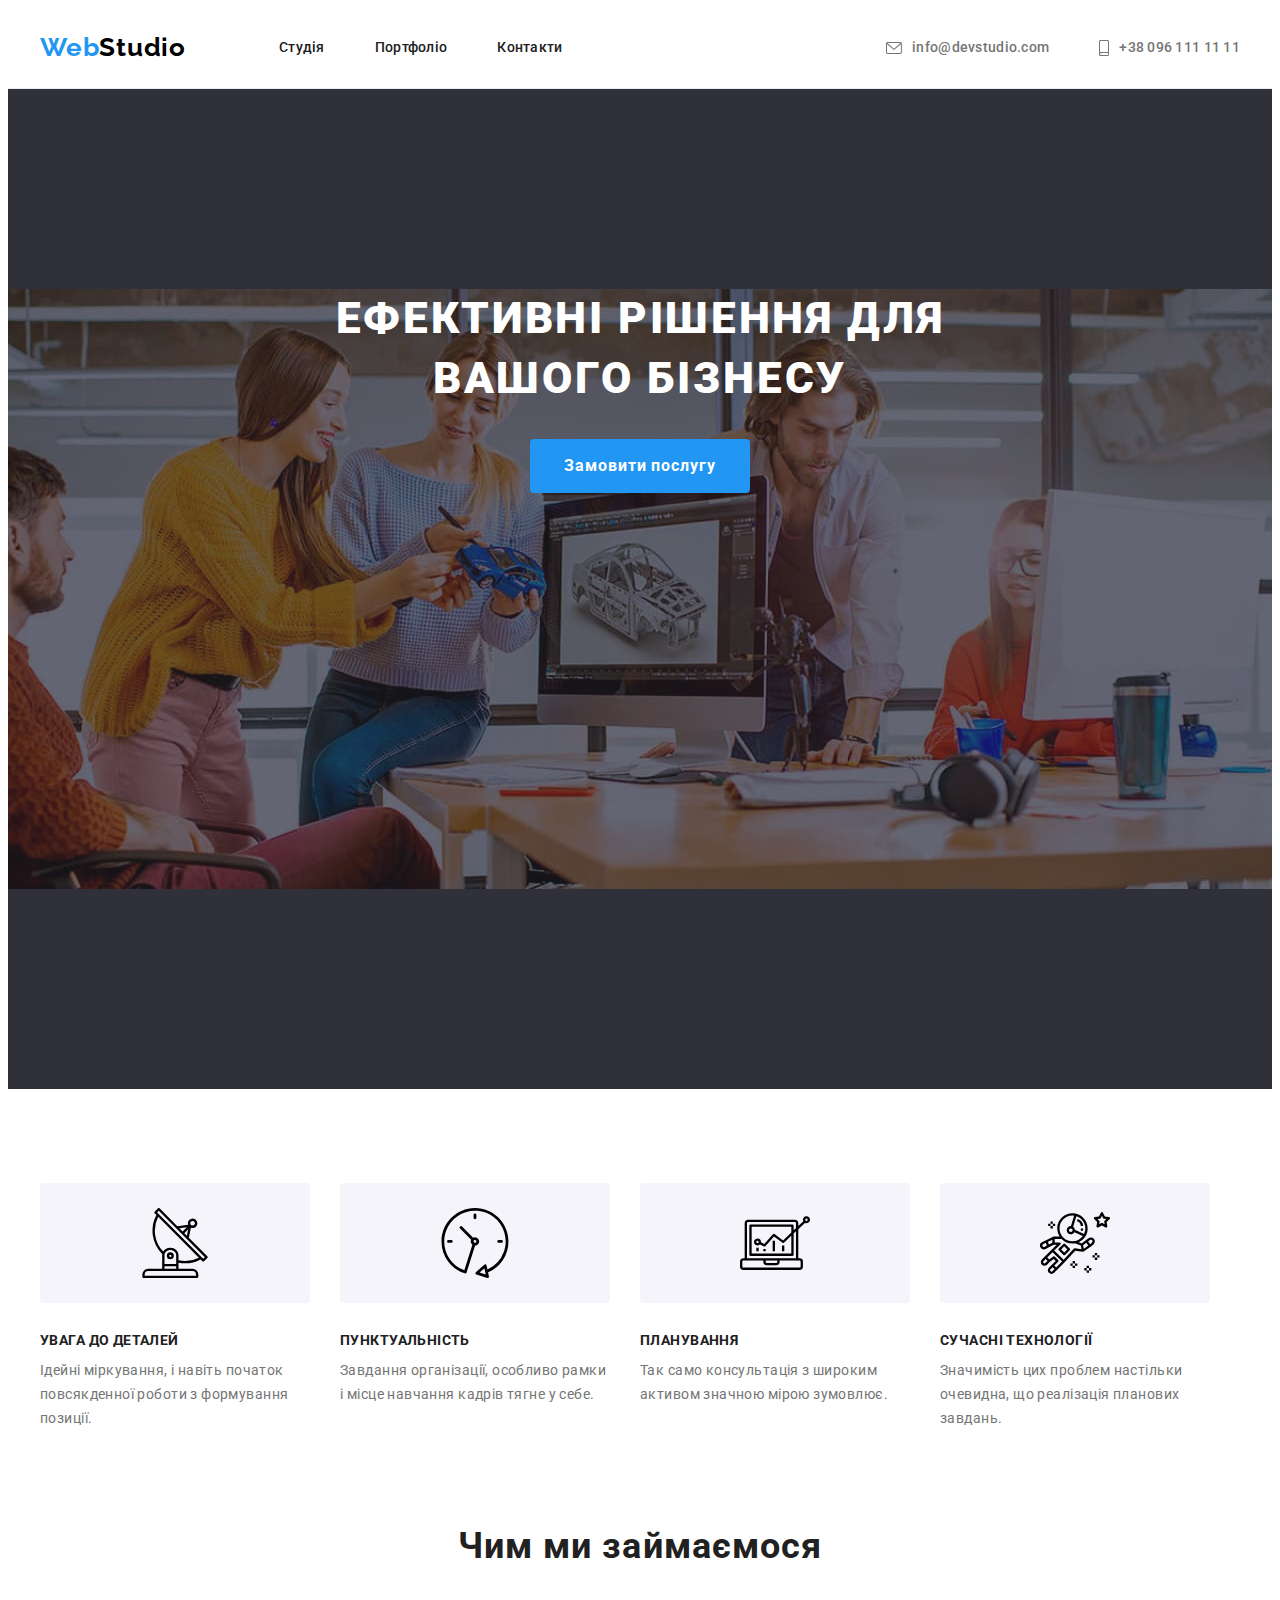
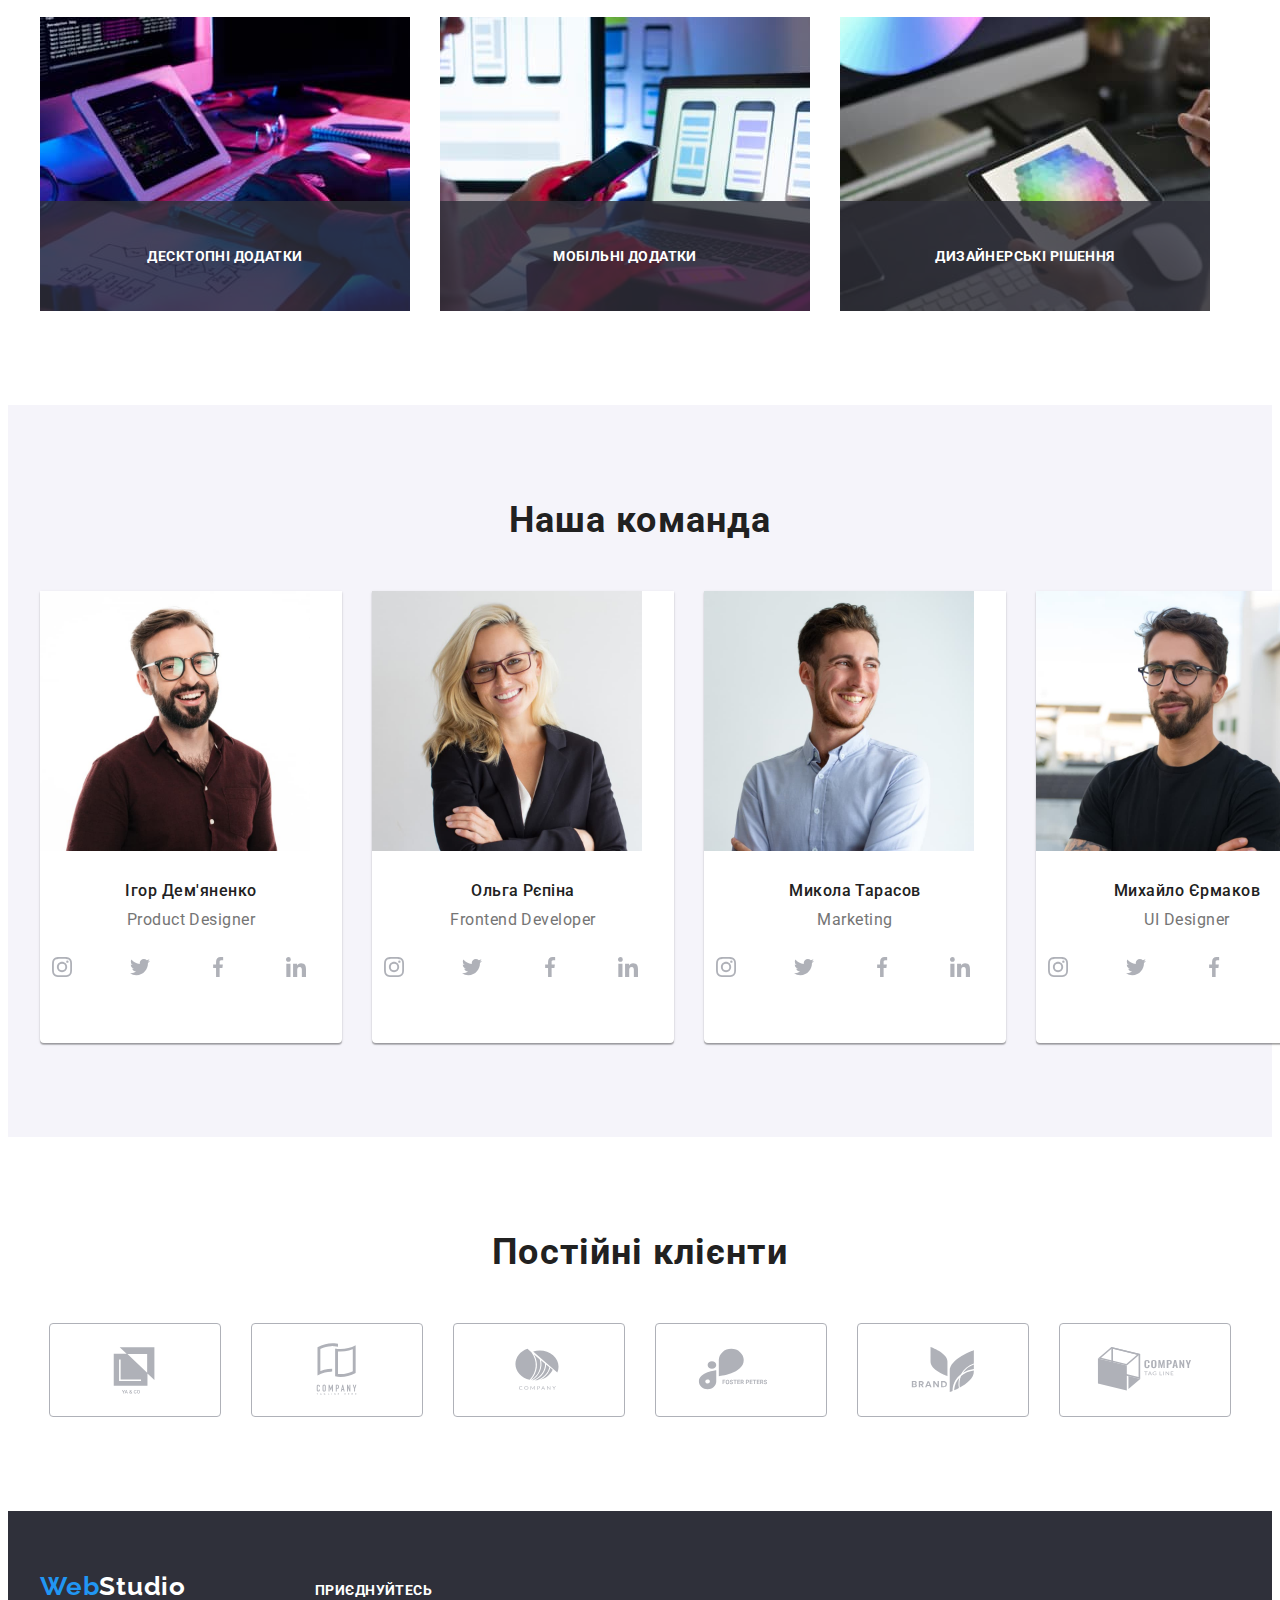
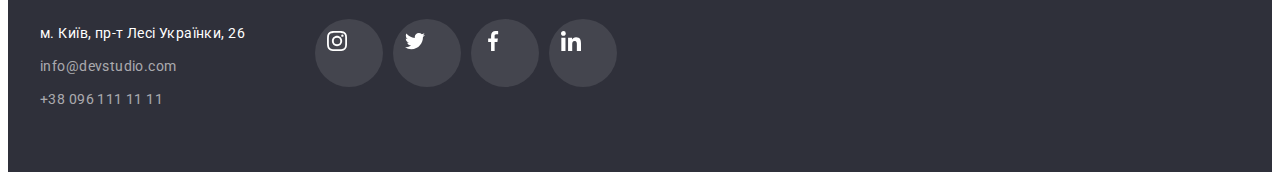
<file: index.html>
<!DOCTYPE html>
<html lang="uk">
<head>
    <meta charset="UTF-8">
    <meta http-equiv="X-UA-Compatible" content="IE=edge">
    <meta name="viewport" content="width=device-width, initial-scale=1.0">
    <title>WebStudio</title>
    <link href="https://fonts.googleapis.com/css2?family=Raleway:wght@700&family=Roboto:wght@400;500;700;900&display=swap" rel="stylesheet">
     <link rel="stylesheet" href="https://cdnjs.cloudflare.com/ajax/libs/modern-normalize/1.1.0/modern-normalize.min.css"
            integrity="sha512-wpPYUAdjBVSE4KJnH1VR1HeZfpl1ub8YT/NKx4PuQ5NmX2tKuGu6U/JRp5y+Y8XG2tV+wKQpNHVUX03MfMFn9Q=="
            crossorigin="anonymous" referrerpolicy="no-referrer" />
    <link rel="stylesheet" href="./css/styles.css">
</head>
<body>
    <!--Шапка сайта-->
    <header class="header">
        <div class="header-nav container">
            <nav class="nav">
            <a href="./index.html" class="logo"><span class="primary">Web</span><span class="secondary">Studio</span></a>
            <ul class="site-nav list">
                <li class="item"><a href="./index.html" class="link">Студія</a></li>
                <li class="item"><a href="./portfolio.html" class="link">Портфоліо</a></li>
                <li class="item"><a href="" class="link">Контакти</a></li>
            </ul>
        </nav>
        <ul class="contacts-nav list">
            <li class="item"><a href="mailto:info@devstudio.com" class="link">
                <svg class="contact-icon" width="16" height="12">
                  <use href="./images/icons.svg#icon-envelope"></use>
                </svg>
                info@devstudio.com</a></li>
            <li class="item"><a href="tel:+380961111111" class="link">
                <svg class="contact-icon" width="10" height="16">
                    <use href="./images/icons.svg#icon-smartphone"></use>
                </svg>
                +38 096 111 11 11</a></li>
        </ul>
    </div>
    </header>
      
  <main>
    <!--Герой-->
    <section class="hero">
        <h1 class="hero-title">Ефективні рішення для <br> вашого бізнесу</h1>
        <button type="button" class="button" data-modal-open>Замовити послугу</button>
    </section>
    
    <!--Преимущества-->
    <section class="benefits section no-padding">
        <div class="container">
            <ul class="list benefits-list">
            <li class="item">
                <div class="wrapper">
                    <svg class="benefits-icon" width="70" height="70">
                      <use href="./images/icons.svg#icon-antenna"></use>
                    </svg>
                </div>
                <h3 class="title">УВАГА ДО ДЕТАЛЕЙ</h3>
                <p class="text">Ідейні міркування, і навіть початок повсякденної роботи з формування позиції.</p>
            </li>
            <li class="item">
                <div class="wrapper">
                    <svg class="benefits-icon" width="70" height="70">
                        <use href="./images/icons.svg#icon-clock"></use>
                    </svg>
                </div>
                <h3 class="title">ПУНКТУАЛЬНІСТЬ</h3>
                <p class="text">Завдання організації, особливо рамки і місце навчання кадрів тягне у себе.</p>
            </li>
            <li class="item">
                <div class="wrapper">
                    <svg class="benefits-icon" width="70" height="70">
                        <use href="./images/icons.svg#icon-diagram""></use>
                    </svg>
                </div>
                <h3 class="title">ПЛАНУВАННЯ</h3>
                <p class="text">Так само консультація з широким активом значною мірою зумовлює.</p>
            </li>
            <li class="item">
                <div class="wrapper">
                    <svg class="benefits-icon" width="70" height="70">
                        <use href="./images/icons.svg#icon-astronaut"></use>
                    </svg>
                </div>
                <h3 class="title">СУЧАСНІ ТЕХНОЛОГІЇ</h3>
                <p class="text">Значимість цих проблем настільки очевидна, що реалізація планових завдань.</p>
            </li>
        </ul>
    </div>
        
    </section>
    
    <!--Чем занимаемся-->
    <section class="activity section">
        <div class="container">
            <h2 class="title">Чим ми займаємося</h2>
        <ul class="list activity-list">
            <li class="activity-item item ">
                <img src="./images/img.jpg" alt="розробник пише код" width="370">
                <div class="overlay">
                    <p class="overlay-text">Десктопні додатки</p>
                </div>
            </li>
            <li class="activity-item item">
                <img src="./images/img1.jpg" alt="ux-дизайнер вибирає макет для програми" width="370">
                <div class="overlay">
                    <p class="overlay-text">Мобільні додатки</p>
                </div>
            <li class="activity-item item">
                <img src="./images/img2.jpg" alt="ui-дизайнер дивиться на палітру кольорів" width="370">
                <div class="overlay">
                    <p class="overlay-text">Дизайнерські рішення</p>
                </div>
            </li>
        </ul>
    </div>
       
    </section>
    
    <!--Наша команда-->
    <section class="team section">
        <div class="container">
            <h2 class="title">Наша команда</h2>
            <ul class="list member-list">
                <li class="member ">
                    <img src="./images/img3.jpg" alt="чоловік у червоній сорочці та окулярах посміхається" width="270">
                <div class="info">
                    <h3 class="name">Ігор Дем'яненко</h3>
                    <p class="post">Product Designer</p>
                    <ul class="socials-list list">
                        <li class="item">
                            <a href="https://www.instagram.com/" rel="noopener noreferrer" aria-label="Instagram" class="link">
                                <svg class="social-icon" width="20" height="20">
                                  <use href="./images/icons.svg#icon-instagram"></use>
                                </svg>
                            </a>
                        </li>
                        <li class="item">
                            <a href="https://twitter.com/" rel="noopener noreferrer" aria-label="Twitter" class="link">
                                <svg class="social-icon" width="20" height="20">
                                    <use href="./images/icons.svg#icon-twitter"></use>
                                </svg>
                            </a>
                        </li>
                        <li class="item">
                            <a href="https://www.facebook.com/" rel="noopener noreferrer" aria-label="Facebook" class="link">
                                <svg class="social-icon" width="20" height="20">
                                    <use href="./images/icons.svg#icon-facebook"></use>
                                </svg>
                            </a>
                        </li>
                        <li class="item">
                            <a href="https://www.linkedin.com/" rel="noopener noreferrer" aria-label="Linkedin" class="link">
                                <svg class="social-icon" width="20" height="20">
                                  <use href="./images/icons.svg#icon-linkedin"></use>
                                </svg>
                            </a>
                        </li>
                    </ul>
                </div>
                </li>
                <li class="member">
                    <img src="./images/img4.jpg" alt="дівчина зі світлим волоссям посміхається" width="270">
                    <div class="info">
                        <h3 class="name">Ольга Рєпіна</h3>
                        <p class="post">Frontend Developer</p>
                        <ul class="socials-list list">
                            <li class="item">
                                <a href="https://www.instagram.com/" rel="noopener noreferrer" aria-label="Instagram" class="link">
                                    <svg class="social-icon" width="20" height="20">
                                        <use href="./images/icons.svg#icon-instagram"></use>
                                    </svg>
                                </a>
                            </li>
                            <li class="item">
                                <a href="https://twitter.com/" rel="noopener noreferrer" aria-label="Twitter" class="link">
                                    <svg class="social-icon" width="20" height="20">
                                        <use href="./images/icons.svg#icon-twitter"></use>
                                    </svg>
                                </a>
                            </li>
                            <li class="item">
                                <a href="https://www.facebook.com/" rel="noopener noreferrer" aria-label="Facebook" class="link">
                                    <svg class="social-icon" width="20" height="20">
                                        <use href="./images/icons.svg#icon-facebook"></use>
                                    </svg>
                                </a>
                            </li>
                            <li class="item">
                                <a href="https://www.linkedin.com/" rel="noopener noreferrer" aria-label="Linkedin" class="link">
                                    <svg class="social-icon" width="20" height="20">
                                        <use href="./images/icons.svg#icon-linkedin"></use>
                                    </svg>
                                </a>
                            </li>
                        </ul>
                    </div>
                </li>
                <li class="member">
                    <img src="./images/img5.jpg" alt="чоловік у білій сорочці посміхається" width="270">
                    <div class="info">
                        <h3 class="name">Микола Тарасов</h3>
                        <p class="post">Marketing</p>
                        <ul class="socials-list list">
                            <li class="item">
                                <a href="https://www.instagram.com/" rel="noopener noreferrer" aria-label="Instagram" class="link">
                                    <svg class="social-icon" width="20" height="20">
                                        <use href="./images/icons.svg#icon-instagram"></use>
                                    </svg>
                                </a>
                            </li>
                            <li class="item">
                                <a href="https://twitter.com/" rel="noopener noreferrer" aria-label="Twitter" class="link">
                                    <svg class="social-icon" width="20" height="20">
                                        <use href="./images/icons.svg#icon-twitter"></use>
                                    </svg>
                                </a>
                            </li>
                            <li class="item">
                                <a href="https://www.facebook.com/" rel="noopener noreferrer" aria-label="Facebook" class="link">
                                    <svg class="social-icon" width="20" height="20">
                                        <use href="./images/icons.svg#icon-facebook"></use>
                                    </svg>
                                </a>
                            </li>
                            <li class="item">
                                <a href="https://www.linkedin.com/" rel="noopener noreferrer" aria-label="Linkedin" class="link">
                                    <svg class="social-icon" width="20" height="20">
                                        <use href="./images/icons.svg#icon-linkedin"></use>
                                    </svg>
                                </a>
                            </li>
                        </ul>
                    </div> 
                </li>
                <li class="member">
                    <img src="./images/img6.jpg" alt="чоловік у чорній футболці та окулярах посміхається" width="270">
                    <div class="info">
                        <h3 class="name">Михайло Єрмаков</h3>
                        <p class="post">UI Designer</p>
                        <ul class="socials-list list">
                            <li class="item">
                                <a href="https://www.instagram.com/" rel="noopener noreferrer" aria-label="Instagram" class="link">
                                    <svg class="social-icon" width="20" height="20">
                                        <use href="./images/icons.svg#icon-instagram"></use>
                                    </svg>
                                </a>
                            </li>
                            <li class="item">
                                <a href="https://twitter.com/" rel="noopener noreferrer" aria-label="Twitter" class="link">
                                    <svg class="social-icon" width="20" height="20">
                                        <use href="./images/icons.svg#icon-twitter"></use>
                                    </svg>
                                </a>
                            </li>
                            <li class="item">
                                <a href="https://www.facebook.com/" rel="noopener noreferrer" aria-label="Facebook" class="link">
                                    <svg class="social-icon" width="20" height="20">
                                        <use href="./images/icons.svg#icon-facebook"></use>
                                    </svg>
                                </a>
                            </li>
                            <li class="item">
                                <a href="https://www.linkedin.com/" rel="noopener noreferrer" aria-label="Linkedin" class="link">
                                    <svg class="social-icon" width="20" height="20">
                                        <use href="./images/icons.svg#icon-linkedin"></use>
                                    </svg>
                                </a>
                            </li>
                        </ul>
                    </div>
                </li>
            </ul>
        </div>
        
    </section>

    <section class="clients section">
        <div class="container">
            <h2 class="title">Постійні клієнти</h2>
            <ul class="clients-list list">
                <li class="item">
                    <a href="" class="link"> 
                        <svg class="clients-logo" width="106" height="60">
                          <use href="./images/icons.svg#icon-client1"></use>
                        </svg>
                    </a>
                </li>
                <li class="item">
                    <a href="" class="link">
                        <svg class="clients-logo" width="106" height="60">
                            <use href="./images/icons.svg#icon-client2"></use>
                        </svg>
                    </a>
                </li>
                <li class="item">
                    <a href="" class="link">
                        <svg class="clients-logo" width="106" height="60">
                            <use href="./images/icons.svg#icon-client3"></use>
                        </svg>
                    </a>
                </li>
                <li class="item">
                    <a href="" class="link">
                        <svg class="clients-logo" width="106" height="60">
                            <use href="./images/icons.svg#icon-client4"></use>
                        </svg>
                    </a>
                </li>
                <li class="item">
                    <a href="" class="link">
                        <svg class="clients-logo" width="106" height="60">
                            <use href="./images/icons.svg#icon-client5"></use>
                        </svg>
                    </a>
                </li>
                <li class="item">
                    <a href="" class="link">
                        <svg class="clients-logo" width="106" height="60">
                            <use href="./images/icons.svg#icon-client6"></use>
                        </svg>
                    </a>
                </li>
            </ul>
        </div>
    </section>

  </main>

    <!--Подвал-->
    <footer class="footer">
        <div class="container">
            <div class="footer-nav">
                <a href="./index.html" class="logo"><span class="primary">Web</span><span class="secondary white">Studio</span></a>
                <address>
                    <ul class="contacts list">
                        <li class="item"><a href="https://goo.gl/maps/CDWquLzeUnctmw3z9" target="_blank"
                                rel="noopener noreferrer nofollow" class="link address">м. Київ, пр-т Лесі
                                Українки, 26</a></li>
                        <li class="item"><a href="mailto:info@devstudio.com" class="link">info@devstudio.com</a></li>
                        <li class="item"><a href="tel:+380961111111" class="link">+38 096 111 11 11</a></li>
                    </ul>
                </address>
            </div>

        <div class="socials-footer">
            <h2 class="footer-title">приєднуйтесь</h2>
            <ul class="socials-list list">
                <li class="item">
                    <a href="https://www.instagram.com/" rel="noopener noreferrer" aria-label="Instagram" class="link">
                        <svg class="social-icon" width="20" height="20">
                            <use href="./images/icons.svg#icon-instagram"></use>
                        </svg>
                    </a>
                </li>
                <li class="item">
                    <a href="https://twitter.com/" rel="noopener noreferrer" aria-label="Twitter" class="link">
                        <svg class="social-icon" width="20" height="20">
                            <use href="./images/icons.svg#icon-twitter"></use>
                        </svg>
                    </a>
                </li>
                <li class="item">
                    <a href="https://www.facebook.com/" rel="noopener noreferrer" aria-label="Facebook" class="link">
                        <svg class="social-icon" width="20" height="20">
                            <use href="./images/icons.svg#icon-facebook"></use>
                        </svg>
                    </a>
                </li>
                <li class="item">
                    <a href="https://www.linkedin.com/" rel="noopener noreferrer" aria-label="Linkedin" class="link">
                        <svg class="social-icon" width="20" height="20">
                            <use href="./images/icons.svg#icon-linkedin"></use>
                        </svg>
                    </a>
                </li>
            </ul>
        </div>
    </div>
    </footer>
    
    <div class="data-modal is-hidden" data-modal>
      <div class="modal">
        <button data-modal-close type="button" class="button modal-close">
          <svg class="close-icon" width="18" height="18">
            <use href="./images/icons.svg#icon-close"></use>
          </svg>
        </button>
      </div>
    </div>
    <script src="./js/modal.js"></script>

</body>
</html>
</file>
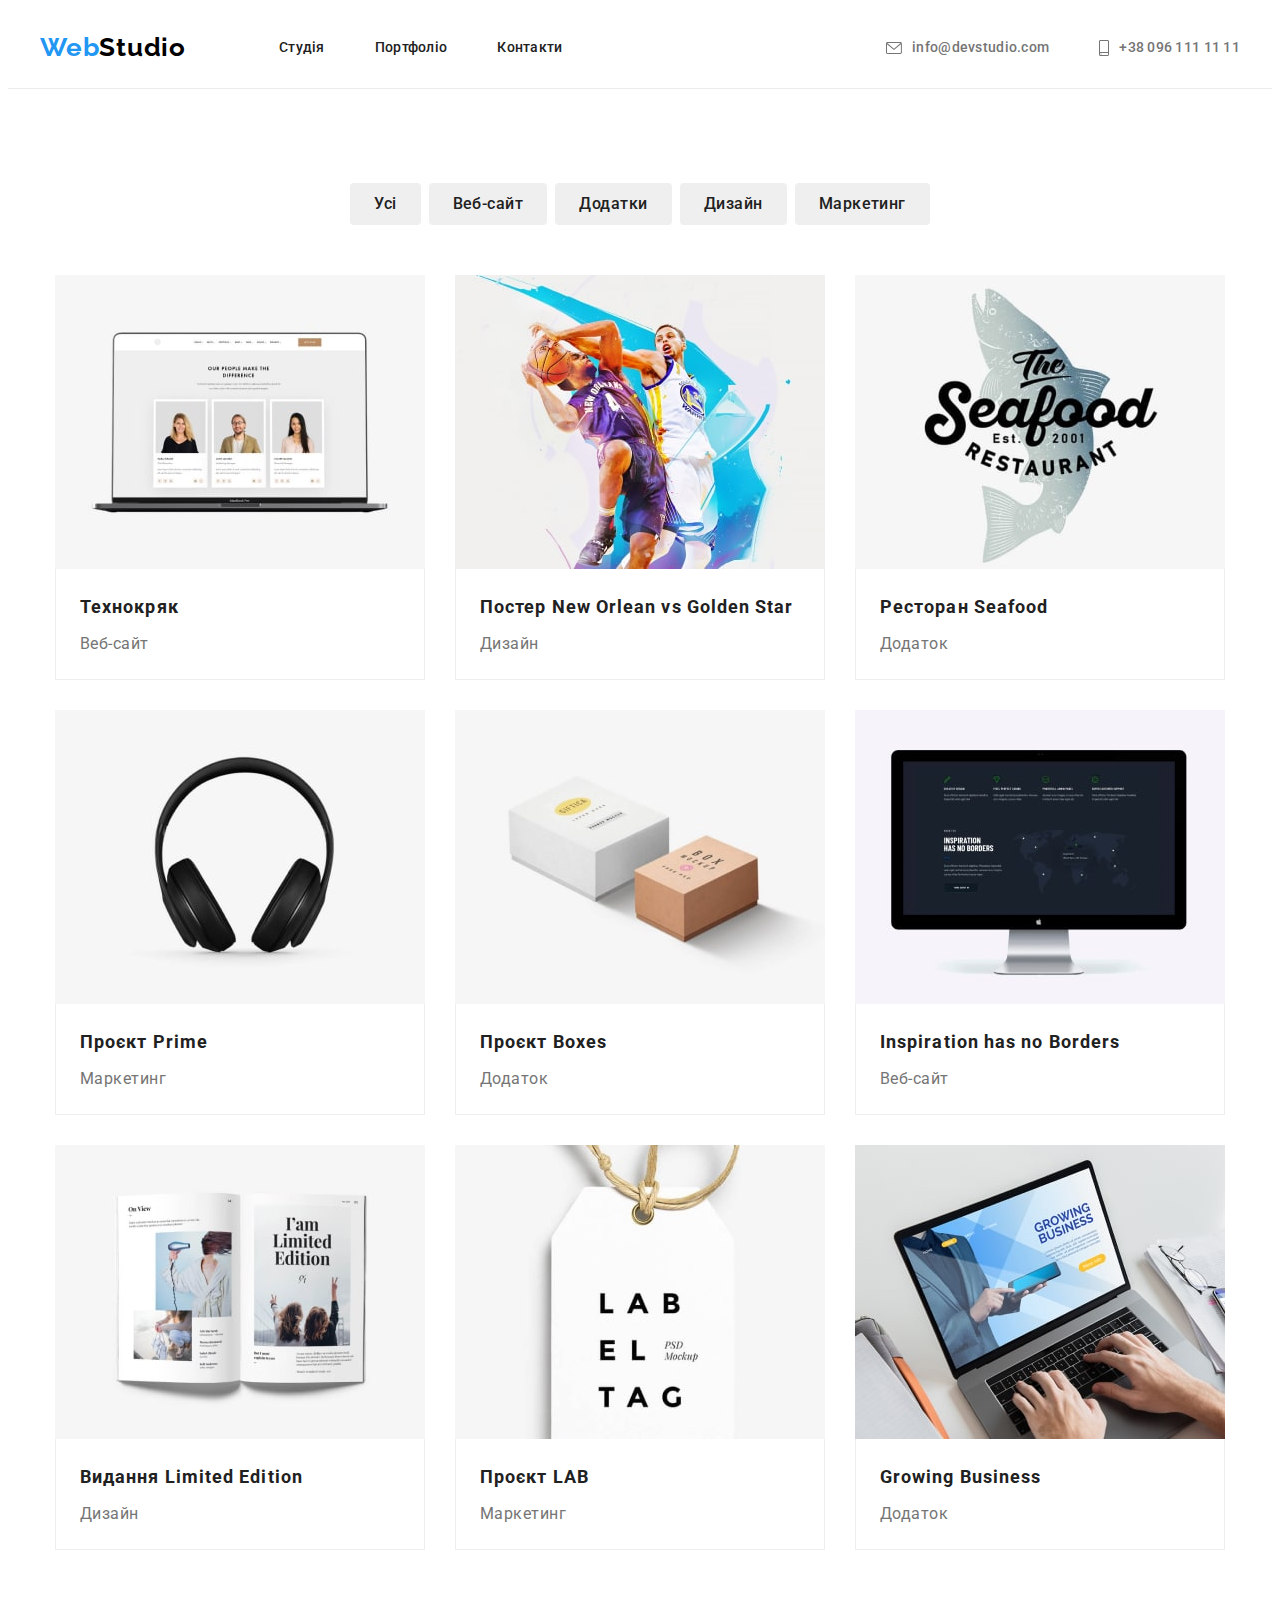
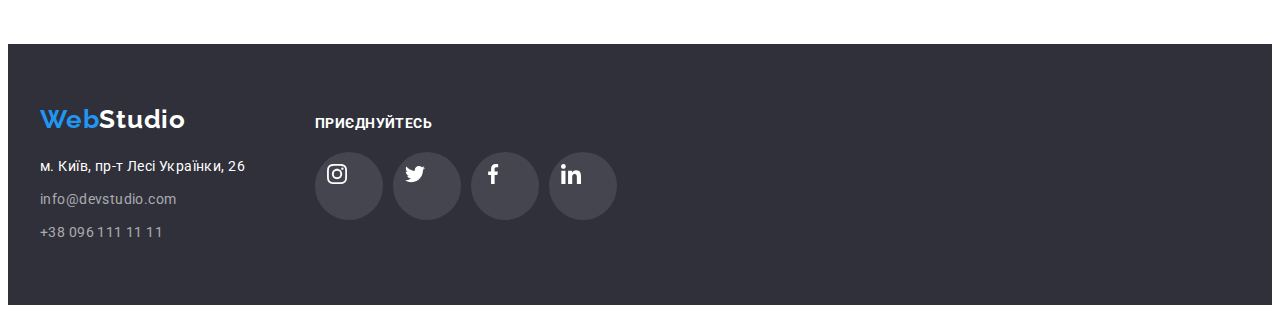
<file: portfolio.html>
<!DOCTYPE html>
<html lang="uk">

<head>
    <meta charset="UTF-8">
    <meta http-equiv="X-UA-Compatible" content="IE=edge">
    <meta name="viewport" content="width=device-width, initial-scale=1.0">
    <title>WebStudio</title>
    <link
        href="https://fonts.googleapis.com/css2?family=Raleway:wght@700&family=Roboto:wght@400;500;700;900&display=swap"
        rel="stylesheet">
     <link rel="stylesheet" href="https://cdnjs.cloudflare.com/ajax/libs/modern-normalize/1.1.0/modern-normalize.min.css"
            integrity="sha512-wpPYUAdjBVSE4KJnH1VR1HeZfpl1ub8YT/NKx4PuQ5NmX2tKuGu6U/JRp5y+Y8XG2tV+wKQpNHVUX03MfMFn9Q=="
            crossorigin="anonymous" referrerpolicy="no-referrer" />
    <link rel="stylesheet" href="./css/styles.css">
</head>

<body>
    <!--Шапка сайта-->
    <header class="header">
        <div class="header-nav container">
            <nav class="nav">
                <a href="./index.html" class="logo"><span class="primary">Web</span><span
                        class="secondary">Studio</span></a>
                <ul class="site-nav list">
                    <li class="item"><a href="./index.html" class="link">Студія</a></li>
                    <li class="item"><a href="./portfolio.html" class="link">Портфоліо</a></li>
                    <li class="item"><a href="" class="link">Контакти</a></li>
                </ul>
            </nav>
            <ul class="contacts-nav list">
                <li class="item"><a href="mailto:info@devstudio.com" class="link">
                        <svg class="contact-icon" width="16" height="12">
                            <use href="./images/icons.svg#icon-envelope"></use>
                        </svg>
                        info@devstudio.com</a></li>
                <li class="item"><a href="tel:+380961111111" class="link">
                        <svg class="contact-icon" width="10" height="16">
                            <use href="./images/icons.svg#icon-smartphone"></use>
                        </svg>
                        +38 096 111 11 11</a></li>
            </ul>
        </div>
    </header>
   <main>

    <section class="examples section">
        <div class="container">
            <h2 class="visually-hidden">Наші роботи</h2>
        <ul class="btn-list list">
            <li class="item"><button type="button" class="button">Усі</button></li>
            <li class="item"><button type="button" class="button">Веб-сайт</button></li>
            <li class="item"><button type="button" class="button">Додатки</button></li>
            <li class="item"><button type="button" class="button">Дизайн</button></li>
            <li class="item"><button type="button" class="button">Маркетинг</button></li>
        </ul>

        <ul class="projects-list list">

            <li class="item">
                <a href="" class="link">
                    <div class="product-thumb">
                        <img src="./images/portfolio.jpg" alt="Сторінка веб-сайту" width="370" height="294">
                        <div class="product-overlay">
                            <p class="product-meta">
                                Ресурс пропонує комплексні пропозиції з різним рівнем функціоналу та сервісів.
                                Все це дозволить відвідувачу отримати вичерпні відомості про компанію чи
                                приватну особу.
                            </p>
                        </div>
                    </div>
                <div class="design">
                    <h3 class="projects">Технокряк</h3>
                    <p class="category">Веб-сайт</p>
                </div> 
                </a>
            </li>

            <li class="item">
                <a href="" class="link">
                    <div class="product-thumb">
                        <img src="./images/portfolio1.jpg" alt="Боскетболісті" width="370" height="294">
                        <div class="product-overlay">
                            <p class="product-meta">
                                Ресурс пропонує комплексні пропозиції з різним рівнем функціоналу та сервісів.
                                Все це дозволить відвідувачу отримати вичерпні відомості про компанію чи
                                приватну особу.
                            </p>
                        </div>
                    </div>
                        
                    <div class="design">
                    <h3 class="projects">Постер New Orlean vs Golden Star</h3>
                    <p class="category">Дизайн</p>
                    </div>
                 </a>
            </li>

            <li class="item">
                <a href="" class="link">
                     <div class="product-thumb">
                        <img src="./images/portfolio2jpg.jpg" alt="Риба" width="370" height="294">
                        <div class="product-overlay">
                            <p class="product-meta">
                                Ресурс пропонує комплексні пропозиції з різним рівнем функціоналу та сервісів.
                                Все це дозволить відвідувачу отримати вичерпні відомості про компанію чи
                                приватну особу.
                            </p>
                        </div>
                     </div>
                
                <div class="design">
                    <h3 class="projects">Ресторан Seafood</h3>
                    <p class="category">Додаток</p>
                </div> 
                </a>
            </li>

            <li class="item">
                <a href="" class="link">
                     <div class="product-thumb">
                        <img src="./images/portfolio3.jpg" alt="Комп'ютерні навушники" width="370" height="294">
                        <div class="product-overlay">
                            <p class="product-meta">
                                Ресурс пропонує комплексні пропозиції з різним рівнем функціоналу та сервісів.
                                Все це дозволить відвідувачу отримати вичерпні відомості про компанію чи
                                приватну особу.
                            </p>
                        </div>
                     </div>
                
                <div class="design">
                    <h3 class="projects">Проєкт Prime</h3>
                    <p class="category">Маркетинг</p>
                </div> 
            </a>
            </li>

            <li class="item">
                <a href="" class="link">
                     <div class="product-thumb">
                        <img src="./images/portfolio4.jpg" alt="Дві коробки" width="370" height="294">
                        <div class="product-overlay">
                            <p class="product-meta">
                                Ресурс пропонує комплексні пропозиції з різним рівнем функціоналу та сервісів.
                                Все це дозволить відвідувачу отримати вичерпні відомості про компанію чи
                                приватну особу.
                            </p>
                        </div>
                     </div>
                
                <div class="design">
                    <h3 class="projects">Проєкт Boxes</h3>
                    <p class="category">Додаток</p>
                </div> 
            </a>
            </li>

            <li class="item">
                <a href="" class="link">
                     <div class="product-thumb">
                        <img src="./images/portfolio5.jpg" alt="Сторінка веб-сайту" width="370" height="294">
                        <div class="product-overlay">
                            <p class="product-meta">
                                Ресурс пропонує комплексні пропозиції з різним рівнем функціоналу та сервісів.
                                Все це дозволить відвідувачу отримати вичерпні відомості про компанію чи
                                приватну особу.
                            </p>
                        </div>
                     </div>
                
                <div class="design">
                    <h3 class="projects">Inspiration has no Borders</h3>
                    <p class="category">Веб-сайт</p>
                </div> 
            </a>
            </li>

            <li class="item">
                <a href="" class="link">
                     <div class="product-thumb">
                        <img src="./images/portfolio6.jpg" alt="Журнал" width="370" height="294">
                        <div class="product-overlay">
                            <p class="product-meta">
                                Ресурс пропонує комплексні пропозиції з різним рівнем функціоналу та сервісів.
                                Все це дозволить відвідувачу отримати вичерпні відомості про компанію чи
                                приватну особу.
                            </p>
                        </div>
                     </div>
                
                <div class="design">
                    <h3 class="projects">Видання Limited Edition</h3>
                    <p class="category">Дизайн</p>
                </div> 
            </a>
            </li>

            <li class="item">
                <a href="" class="link">
                     <div class="product-thumb">
                        <img src="./images/portfolio7.jpg" alt="Етикетка" width="370" height="294">
                        <div class="product-overlay">
                            <p class="product-meta">
                                Ресурс пропонує комплексні пропозиції з різним рівнем функціоналу та сервісів.
                                Все це дозволить відвідувачу отримати вичерпні відомості про компанію чи
                                приватну особу.
                            </p>
                        </div>
                     </div>
                
                <div class="design">
                    <h3 class="projects">Проєкт LAB</h3>
                <p class="category">Маркетинг</p>
            </div> 
            </a>
            </li>

            <li class="item">
                <a href="" class="link">
                     <div class="product-thumb">
                        <img src="./images/portfolio8jpg.jpg" alt="Людина працює за ноутбуком" width="370" height="294">
                        <div class="product-overlay">
                            <p class="product-meta">
                                Ресурс пропонує комплексні пропозиції з різним рівнем функціоналу та сервісів.
                                Все це дозволить відвідувачу отримати вичерпні відомості про компанію чи
                                приватну особу.
                            </p>
                        </div>
                     </div>
                
                <div class="design">
                    <h3 class="projects">Growing Business</h3>
                    <p class="category">Додаток</p>
                </div> 
            </a>
            </li>

        </ul>
        </div>
    </section>

   </main>

    <!--Подвал-->
<footer class="footer">
    <div class="container">
        <div class="footer-nav">
            <a href="./index.html" class="logo"><span class="primary">Web</span><span
                    class="secondary white">Studio</span></a>
            <address>
                <ul class="contacts list">
                    <li class="item"><a href="https://goo.gl/maps/CDWquLzeUnctmw3z9" target="_blank"
                            rel="noopener noreferrer nofollow" class="link address">м. Київ, пр-т Лесі
                            Українки, 26</a></li>
                    <li class="item"><a href="mailto:info@devstudio.com" class="link">info@devstudio.com</a></li>
                    <li class="item"><a href="tel:+380961111111" class="link">+38 096 111 11 11</a></li>
                </ul>
            </address>
        </div>

        <div class="socials-footer">
            <h2 class="footer-title">приєднуйтесь</h2>
            <ul class="socials-list list">
                <li class="item">
                    <a href="https://www.instagram.com/" rel="noopener noreferrer" aria-label="Instagram" class="link">
                        <svg class="social-icon" width="20" height="20">
                            <use href="./images/icons.svg#icon-instagram"></use>
                        </svg>
                    </a>
                </li>
                <li class="item">
                    <a href="https://twitter.com/" rel="noopener noreferrer" aria-label="Twitter" class="link">
                        <svg class="social-icon" width="20" height="20">
                            <use href="./images/icons.svg#icon-twitter"></use>
                        </svg>
                    </a>
                </li>
                <li class="item">
                    <a href="https://www.facebook.com/" rel="noopener noreferrer" aria-label="Facebook" class="link">
                        <svg class="social-icon" width="20" height="20">
                            <use href="./images/icons.svg#icon-facebook"></use>
                        </svg>
                    </a>
                </li>
                <li class="item">
                    <a href="https://www.linkedin.com/" rel="noopener noreferrer" aria-label="Linkedin" class="link">
                        <svg class="social-icon" width="20" height="20">
                            <use href="./images/icons.svg#icon-linkedin"></use>
                        </svg>
                    </a>
                </li>
            </ul>
        </div>
    </div>
</footer>

</body>

</html>
</file>
<file: css/styles.css>
:root {
  --main-color: #212121;
  --logo-color: #000000;
  --phone-color: #757575;
  --primary-color: #ffffff;
  --accent-color: #2196f3;
  --hero-color: #2f303a;
  --adress-color: rgba(255, 255, 255, 0.6);
  --exampels-border-color: #eeeeee;
  --layout-color: rgba(47, 48, 58, 0.4);
  --benefits-section-bg-color: #f5f4fa;
  --social-color: #afb1b8;
  --product-overlay-color: rgba(33, 150, 243, 0.9);
  --close-border-color: rgba(0, 0, 0, 0.1);
  --data-modal-color: rgba(0, 0, 0, 0.2);
  --timing-function: 250ms cubic-bezier(0.4, 0, 0.2, 1);
}

body {
  font-family: "Roboto", "Times New Roman", "Verdana", "Tahoma", sans-serif;
  background-color: var(--primary-color);
  color: var(--main-color);
}

/* Reset start */

h1,
h2,
h3,
h4,
h5,
h6,
p {
  margin: 0;
}

.link {
  text-decoration: none;
  color: currentColor;
}

.list {
  list-style: none;
  padding: 0;
  margin: 0;
  list-style: none;
}

img {
  display: block;
}

.button {
  display: inline-block;
  text-align: center;
  font-family: inherit;
  cursor: pointer;
  color: inherit;
  border-color: transparent;
}

/* Reset end */

.container {
  width: 1200px;
  padding-left: 15px;
  padding-right: 15px;
  margin-left: auto;
  margin-right: auto;
  /* outline: 2px solid red; */
}

.section {
  padding-top: 94px;
  padding-bottom: 94px;
}

/* Header */
.header-nav {
  display: flex;
}

.nav {
  display: flex;
}

.header {
  border-bottom: 1px solid #ececec;
}

.logo {
  padding-top: 24px;
  padding-bottom: 25px;
  font-family: Raleway;
  font-weight: 700;
  font-size: 26px;
  line-height: 1.19;
  letter-spacing: 0.03em;
  text-decoration: none;
}

.logo > .primary {
  color: var(--accent-color);
}

.logo > .secondary {
  color: var(--logo-color);
}

/* site nav */
.site-nav {
  display: flex;
  margin-left: 93px;
  align-items: center;
}

.header-nav {
  display: flex;
  align-items: center;
}

.contacts-nav {
  display: flex;
  margin-left: auto;
  align-items: center;
}

.site-nav .item:not(:last-child) {
  margin-right: 50px;
}

.site-nav .link {
  display: block;
  font-weight: 500;
  font-size: 14px;
  line-height: 1.14;
  letter-spacing: 0.02em;
  color: inherit;
  padding-top: 32px;
  padding-bottom: 32px;
}

.site-nav .link:hover,
.site-nav .link:focus {
  color: var(--accent-color);
}

.contacts-nav .link {
  display: inline-flex;
  align-items: center;
  font-weight: 500;
  font-size: 14px;
  line-height: 1.14;
  letter-spacing: 0.02em;
  color: var(--phone-color);
  padding-top: 32px;
  padding-bottom: 32px;
}

.contact-icon {
  margin-right: 10px;
  fill: currentColor;
}

.contacts-nav .link:hover,
.contacts-nav .link:focus {
  color: var(--accent-color);
}

.contacts-nav .item + .item {
  margin-left: 50px;
}

/* Hero */

.hero {
  padding-top: 200px;
  padding-bottom: 200px;
  max-width: 1600px;
  height: 600px;
  margin-left: auto;
  margin-right: auto;
  text-align: center;
  color: var(--primary-color);
  background-color: var(--hero-color);
  background-image: linear-gradient(
      to right,
      var(--layout-color),
      var(--layout-color)
    ),
    url("../images/header.jpg");
  background-repeat: no-repeat;
  background-position: center;
}

.hero-title {
  margin-bottom: 30px;
  font-weight: 900;
  font-size: 44px;
  line-height: 1.36;
  text-align: center;
  letter-spacing: 0.06em;
  text-transform: uppercase;
  color: var(--primary-color);
}

.hero .button {
  background: var(--accent-color);
  min-width: 216px;
  border-radius: 4px;
  padding: 10px 32px;
  font-weight: 700;
  font-size: 16px;
  line-height: 1.88;
  align-items: center;
  letter-spacing: 0.06em;
  color: var(--primary-color);
}

/* Benefits */

.no-padding {
  padding-bottom: 0;
}

.benefits-list {
  display: flex;
}

.benefits .title {
  font-weight: 700;
  font-size: 14px;
  line-height: 1.14;
  letter-spacing: 0.03em;
  text-transform: uppercase;
  margin-bottom: 10px;
}

.benefits .text {
  font-size: 14px;
  line-height: 1.71;
  letter-spacing: 0.03em;
  color: var(--phone-color);
}

.benefits-list .item {
  width: 270px;
}

.wrapper {
  display: flex;
  align-items: center;
  justify-content: center;
  width: 100%;
  height: 120px;
  background-color: var(--benefits-section-bg-color);
  margin-bottom: 30px;
  border-radius: 4px;
}

/* activity */

.activity-list {
  display: flex;
}

.activity-list .item + .item {
  margin-left: 30px;
}

.activity .title,
.team .title,
.clients .title {
  font-weight: 700;
  font-size: 36px;
  line-height: 1.17;
  text-align: center;
  letter-spacing: 0.03em;
  margin-bottom: 50px;
}

.activity-item {
  position: relative;
}

.overlay {
  position: absolute;
  bottom: 0;
  /* left: 0; */
  width: 100%;
  padding-top: 20px;
  padding-bottom: 20px;
  height: 70px;
  background: rgba(47, 48, 58, 0.8);
  /* backdrop-filter: blur(2px); */
}

.overlay-text {
  position: absolute;
  font-weight: 700;
  font-size: 14px;
  line-height: 16px;
  text-align: center;
  letter-spacing: 0.03em;
  text-transform: uppercase;
  color: var(--primary-color);
  top: 50%;
  left: 50%;
  transform: translate(-50%, -50%);
}

/* team */
.member-list {
  display: flex;
}

.member {
  box-shadow: 0px 1px 3px rgba(0, 0, 0, 0.12), 0px 1px 1px rgba(0, 0, 0, 0.14),
    0px 2px 1px rgba(0, 0, 0, 0.2);
  border-radius: 0px 0px 4px 4px;
  background-color: var(--primary-color);
}

.team {
  background: #f5f4fa;
}

.member + .member,
.benefits-list .item + .item {
  margin-left: 30px;
}

.info {
  padding-top: 30px;
  padding-bottom: 30px;
}

.member .name {
  font-weight: 500;
  font-size: 16px;
  line-height: 1.19;
  text-align: center;
  letter-spacing: 0.03em;
  margin-bottom: 10px;
}

.member .post {
  margin-bottom: 16px;
  font-size: 16px;
  line-height: 1.19;
  text-align: center;
  letter-spacing: 0.03em;
  color: var(--phone-color);
}

.socials-list {
  display: flex;
  justify-content: center;
  gap: 10px;
}

.socials-list .link {
  display: block;
  padding: 12px;
  width: 44px;
  height: 44px;
  border-radius: 50%;
  color: var(--social-color);
  background-color: transparent;
}

.socials-list .link:hover,
.socials-list .link:focus {
  color: var(--primary-color);
  background-color: var(--accent-color);
}

.social-icon {
  fill: currentColor;
}

/* Clients */

.clients-list .link {
  display: flex;
  align-items: center;
  justify-content: center;
  width: 170px;
  height: 92px;
  border: 1px solid var(--social-color);
  border-radius: 4px;
  color: var(--social-color);
}
.clients-list .link:hover,
.clients-list .link:focus {
  color: var(--accent-color);
  border-color: var(--accent-color);
}

.clients-list {
  display: flex;
  justify-content: center;
  gap: 30px;
}

.clients-logo {
  fill: currentColor;
}

/* footer */

.footer {
  background-color: var(--hero-color);
  padding-top: 60px;
  padding-bottom: 60px;
}

.footer .logo {
  display: inline-block;
  padding: 0;
  margin-bottom: 20px;
}

.secondary.white {
  color: var(--primary-color);
}

.contacts .item + .item {
  margin-top: 9px;
}

.contacts .link {
  font-style: normal;
  font-size: 14px;
  line-height: 1.71;
  letter-spacing: 0.03em;
  color: var(--adress-color);
}

.link.address {
  color: var(--primary-color);
}

.footer .container {
  display: flex;
  gap: 70px;
  align-items: baseline;
}

.footer-title {
  font-weight: 700;
  font-size: 14px;
  line-height: 1.14;
  letter-spacing: 0.03em;
  text-transform: uppercase;
  color: var(--primary-color);
  margin-bottom: 20px;
}

.socials-footer .link {
  display: block;
  padding: 12px;
  width: 44px;
  height: 44px;
  border-radius: 50%;
  color: var(--primary-color);
  background-color: rgba(255, 255, 255, 0.1);
}

.socials-footer .link:hover,
.socials-footer .link:focus {
  color: var(--primary-color);
  background-color: var(--accent-color);
}

.social-icon {
  fill: currentColor;
}

/* portfolio */

.visually-hidden {
  position: absolute;
  width: 1px;
  height: 1px;
  margin: -1px;
  border: 0;
  padding: 0;

  white-space: nowrap;
  clip-path: inset(100%);
  clip: rect(0 0 0 0);
  overflow: hidden;
}

.btn-list {
  display: flex;
  justify-content: center;
  margin-bottom: 50px;
  align-items: center;
}

.btn-list .item + .item {
  margin-left: 8px;
}

.examples .button {
  padding: 6px 22px;
  font-weight: 500;
  font-size: 16px;
  line-height: 1.62;
  text-align: center;
  letter-spacing: 0.03em;
  border-radius: 4px;
}

.examples .button:hover,
.examples .button:focus {
  color: var(--primary-color);
  background-color: var(--accent-color);
  box-shadow: 0px 3px 1px rgba(0, 0, 0, 0.1), 0px 1px 2px rgba(0, 0, 0, 0.08),
    0px 2px 2px rgba(0, 0, 0, 0.12);
}

.projects-list {
  display: flex;
  flex-wrap: wrap;
  justify-content: center;
}

.projects-list .item:not(:nth-child(3n)) {
  margin-right: 30px;
}

.projects-list .item:not(:nth-last-child(-n + 3)) {
  margin-bottom: 30px;
}

.projects-list .item {
  flex-basis: calc((100% - 30 * (3 - 1)) / 3);
}

.projects-list .item:hover {
  box-shadow: 0px 1px 1px rgba(0, 0, 0, 0.12), 0px 4px 4px rgba(0, 0, 0, 0.06),
    1px 4px 6px rgba(0, 0, 0, 0.16);
}

.projects-list .link {
  display: block;
}

.product-thumb {
  position: relative;
  width: 370px;
  height: 294px;
  overflow: hidden;
}

.product-overlay {
  position: absolute;
  top: 0;
  left: 0;
  width: 100%;
  height: 100%;
  color: var(--primary-color);
  background-color: var(--product-overlay-color);

  transform: translateY(100%);
  opacity: 0;
  transition: transform var(--timing-function), opacity var(--timing-function);
}

.projects-list .item:hover .product-overlay {
  transform: translateY(0);
  opacity: 1;
}

.product-meta {
  position: absolute;
  top: 50%;
  left: 50%;
  width: 322px;
  font-size: 18px;
  line-height: 1.56;
  letter-spacing: 0.03em;
  transform: translate(-50%, -50%);
}

.examples .projects {
  margin-bottom: 4px;
  font-weight: 700;
  font-size: 18px;
  line-height: 2;
  letter-spacing: 0.06em;
}

.examples .category {
  font-size: 16px;
  line-height: 1.88;
  letter-spacing: 0.03em;
  color: var(--phone-color);
}

.design {
  padding: 20px 24px;
  border-right: 1px solid var(--exampels-border-color);
  border-bottom: 1px solid var(--exampels-border-color);
  border-left: 1px solid var(--exampels-border-color);
}

.data-modal {
  position: fixed;
  top: 0;
  left: 0;
  width: 100%;
  height: 100%;
  background-color: var(--data-modal-color);

  opacity: 1;

  transition: opacity 250ms cubic-bezier(0.4, 0, 0.2, 1);
}

.data-modal.is-hidden {
  opacity: 0;
  pointer-events: none;
}

.data-modal.is-hidden .modal {
  transform: translate(-50%, -50%) scale(1.1);
}

.modal {
  position: absolute;
  top: 50%;
  left: 50%;

  min-width: 528px;
  min-height: 581px;
  padding: 15px;

  background-color: var(--primary-color);

  transform: translate(-50%, -50%) scale(1);

  transition: transform 250ms cubic-bezier(0.4, 0, 0.2, 1);
}
.modal-close {
  display: flex;
  align-items: center;
  justify-content: center;
  position: absolute;
  top: 0;
  right: 0;
  width: 30px;
  height: 30px;
  margin-right: 8px;
  margin-top: 8px;
  border-radius: 50%;
  color: var(--logo-color);
  background-color: var(--primary-color);
  border: 1px solid var(--close-border-color);
}
.close-button {
  fill: currentColor;
}
</file>
